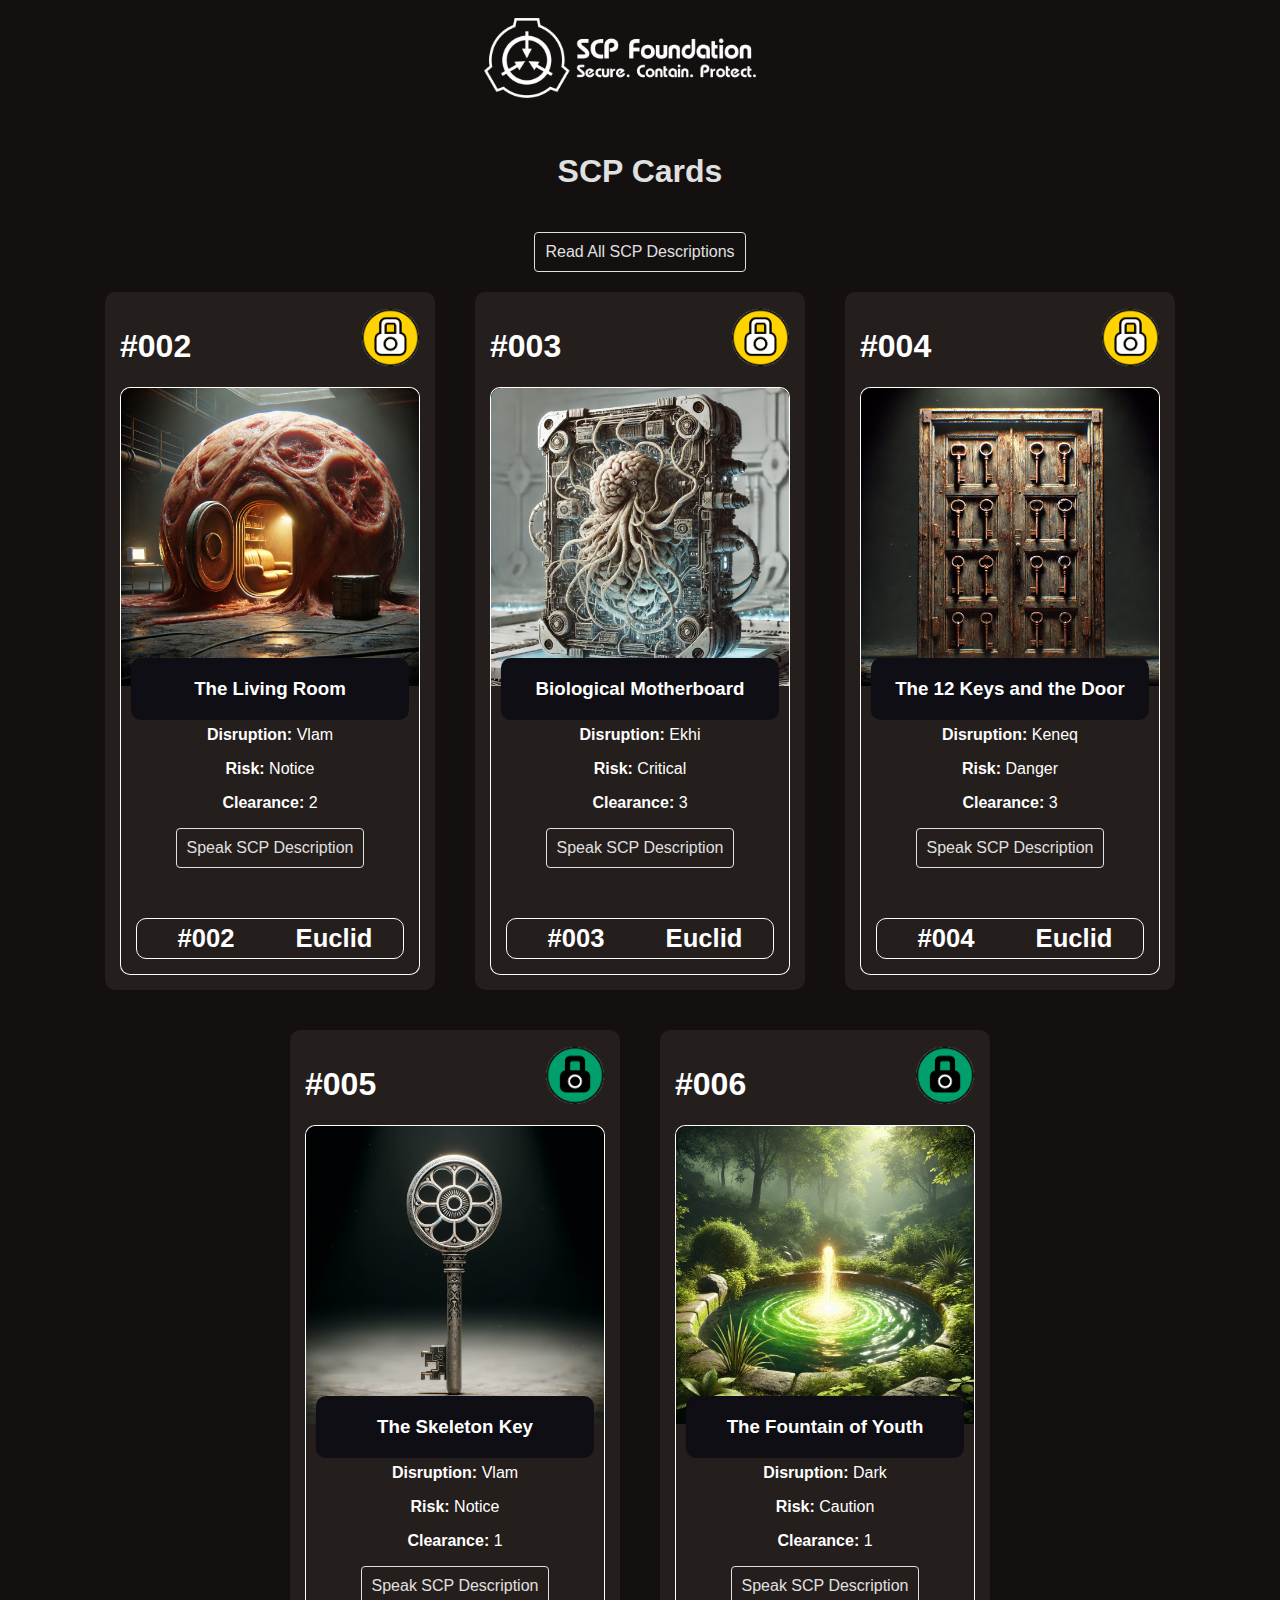
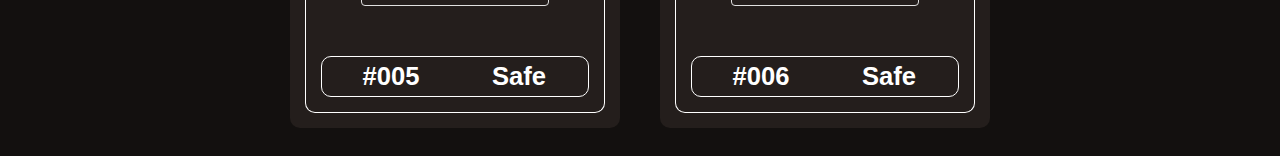
<file: index.html>
<!DOCTYPE html>
<html lang="en">
<head>
    <meta charset="UTF-8">
    <meta name="viewport" content="width=device-width, initial-scale=1.0">
    <link rel="stylesheet" href="styles/style.css">
    <link rel="stylesheet" href="styles/catalogue.css">
    <link rel="shortcut icon" href="images/favicon.png" type="image/x-icon">
    <title>SCP Cards</title>
</head>
<body>
        <!-- HEADER LOCATION -->
        <div id="header"></div>
    
    <h1 class="title">SCP Cards</h1>
    
<div class="speakBtn">
    <button class="speakBtn" id="speakBtn">Read All SCP Descriptions</button>
</div>

    <div id="root"></div>

    <script src="scripts/script.js"></script>
    <script src="scripts/speech.js"></script>
    <script src="scripts/ItemSpeech.js"></script>

    <script type="module">
        import { headerTemplate } from './scripts/header.js';
        document.addEventListener('DOMContentLoaded', () => {
            document.getElementById('header').innerHTML = headerTemplate;
            const burger = document.querySelector('.burger');
            const navLinks = document.querySelector('.nav-links');

            burger.addEventListener('click', () => {
                navLinks.classList.toggle('active');
                burger.classList.toggle('toggle');
            });
        });
    </script>

</body>
</html>
</file>
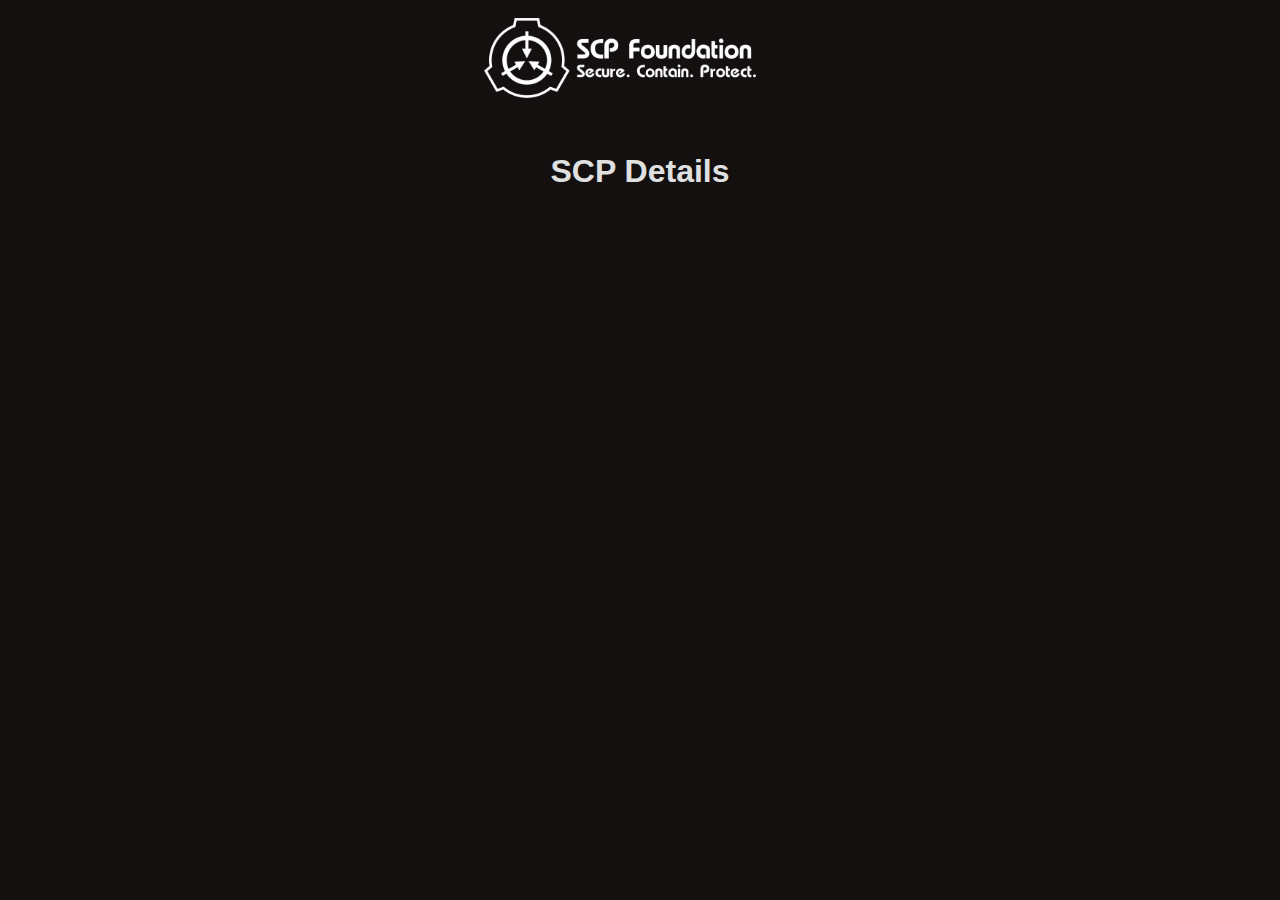
<file: page.html>
<!DOCTYPE html>
<html lang="en">
<head>
    <meta charset="UTF-8">
    <meta name="viewport" content="width=device-width, initial-scale=1.0">
    <link rel="stylesheet" href="styles/style.css">
    <link rel="shortcut icon" href="images/favicon.png" type="image/x-icon">
    <title>SCP Details</title>
</head>
<body>
    <div id="header"></div>

    <h1 class="title">SCP Details</h1>

    <div id="root"></div>

    <script src="scripts/page.js"></script>

    <script type="module">
        import { headerTemplate } from './scripts/header.js';
        document.addEventListener('DOMContentLoaded', () => {
            document.getElementById('header').innerHTML = headerTemplate;
            const burger = document.querySelector('.burger');
            const navLinks = document.querySelector('.nav-links');

            burger.addEventListener('click', () => {
                navLinks.classList.toggle('active');
                burger.classList.toggle('toggle');
            });
        });
    </script>

</body>
</html>
</file>
<file: styles/style.css>
body {
    font-family: 'Roboto', sans-serif;
    background-color: #13100f;
    color: #e0e0e0;
}

/* HEADER STYLES */

header {
    display: flex;
    justify-content: center;
    align-items: center;
    padding: 10px 15px;
    z-index: 1;
    width: 90%;
    margin: auto;
    box-sizing: border-box;
}

.logo {
    cursor: pointer;
}

header .logo:hover {
    transition: 0.3s;
    transform: scale(0.9);
}

a {
    color: #e0e0e0;
    text-decoration: none;
}

.title {
    padding: 20px;
    text-align: center;
}

#root {
    display: flex;
    flex-wrap: wrap;
    justify-content: center;
    max-width: 1400px;
    margin: auto;
}

.container {
display: flex;
flex-direction: column;
align-items: center;
gap: 20px;
max-width: 1400px;
padding-bottom: 80px;
}

.scpImagePage {
    width: 45%;
}

.readCard {
    height: fit-content;
    background-color: #241e1c; /* Dark background for contrast */
    border-radius: 8px;
    padding: 30px;
    box-shadow: 0 4px 8px rgba(0, 0, 0, 0.2);
    min-width: 110px;
    max-width: 70%;
    font-size: 18px;
}

.speakBtn{
    display: flex;
    justify-content: center;
}

#speakBtn {
    font-family: 'Roboto', sans-serif;
    font-size: 16px;
    background: none;
    color: #e0e0e0;
    border: #e0e0e0 solid 1px;
    border-radius: 4px;
    padding: 10px;
}


#speakBtn:hover {
    transition: 0.3s;
    transform: scale(1.1);
    cursor: pointer;
    color: #af3333;
}

.specs {
    display: flex;
    gap: 10px;
    text-align: center;
    flex-wrap: wrap;
    justify-content: center;
}

.speak-button {
    font-family: 'Roboto', sans-serif;
    font-size: 16px;
    background: none;
    color: #e0e0e0;
    border: #e0e0e0 solid 1px;
    border-radius: 4px;
    padding: 10px;
   }

.speak-button:hover {
    transition: 0.3s;
    transform: scale(1.1);
    cursor: pointer;
    color: #af3333;
}

@media only screen and (max-width: 800px) {
    .scpImagePage {
        width: 80%;
    }
  }
</file>
<file: styles/catalogue.css>
.scp-catalog {
    display: flex;
    flex-wrap: wrap;
    justify-content: center;
}

.scp-card {
    background: #241e1c;
    border-radius: 10px;
    width: 300px;
    margin: 20px;
    padding: 15px;
    text-align: center;
    min-height: 425px;
    color: white;
    text-decoration: none;
    position: relative;
    transition: transform 0.3s;
}

.scp-card:hover {
    transform: scale(1.05);
    cursor: pointer;
}

.scp-card img {
    width: 100%;
    max-width: 300px;
    border-radius: 10px 10px 0px 0px;
}

.cardTitle {
    display: flex;
    justify-content: space-between;
}

.cardImg {
    position: relative;
    border: 1px solid white;
    border-radius: 10px 10px 0px 0px;
    border-bottom-style: none;
}

.cardName{
    position: absolute;
    bottom: -30px;
    left: 50%;
    transform: translateX(-50%);
    background: #0e0e14;
    padding: 1px 5px;  /* Reduced padding */
    border-radius: 10px;
    font-size: 16px;
    color: #fff;
    text-align: center;
    width: 90%;
}

.cardDesc {
    border: 1px solid white;
    border-radius: 10px;
    padding: 15px;
    min-height: 150px;
    padding-top: 20px;
    border-radius: 0px 0px 10px 10px;
    border-top-style: none;
}

.cardStats {
    display: flex;
    flex-direction: row;
    justify-content: space-between;
    border: 1px solid white;
    padding: 5px;
    border-radius: 10px;
    margin-top: 50px;
    text-align: center;
}

.cardStats .StatColumn {
    flex: 1;
    text-align: center;
    
}

.cardStats .StatColumn {
    margin: 0;
    font-weight: 600;
    font-size: 1.6em;
    color: #ffffff;
}

.cardContainment {
 display: flex;
 flex-direction: column;
align-items: center;
}

.cardContainment > .cLevel {
    height: 60px;
    width: auto;
}
</file>
